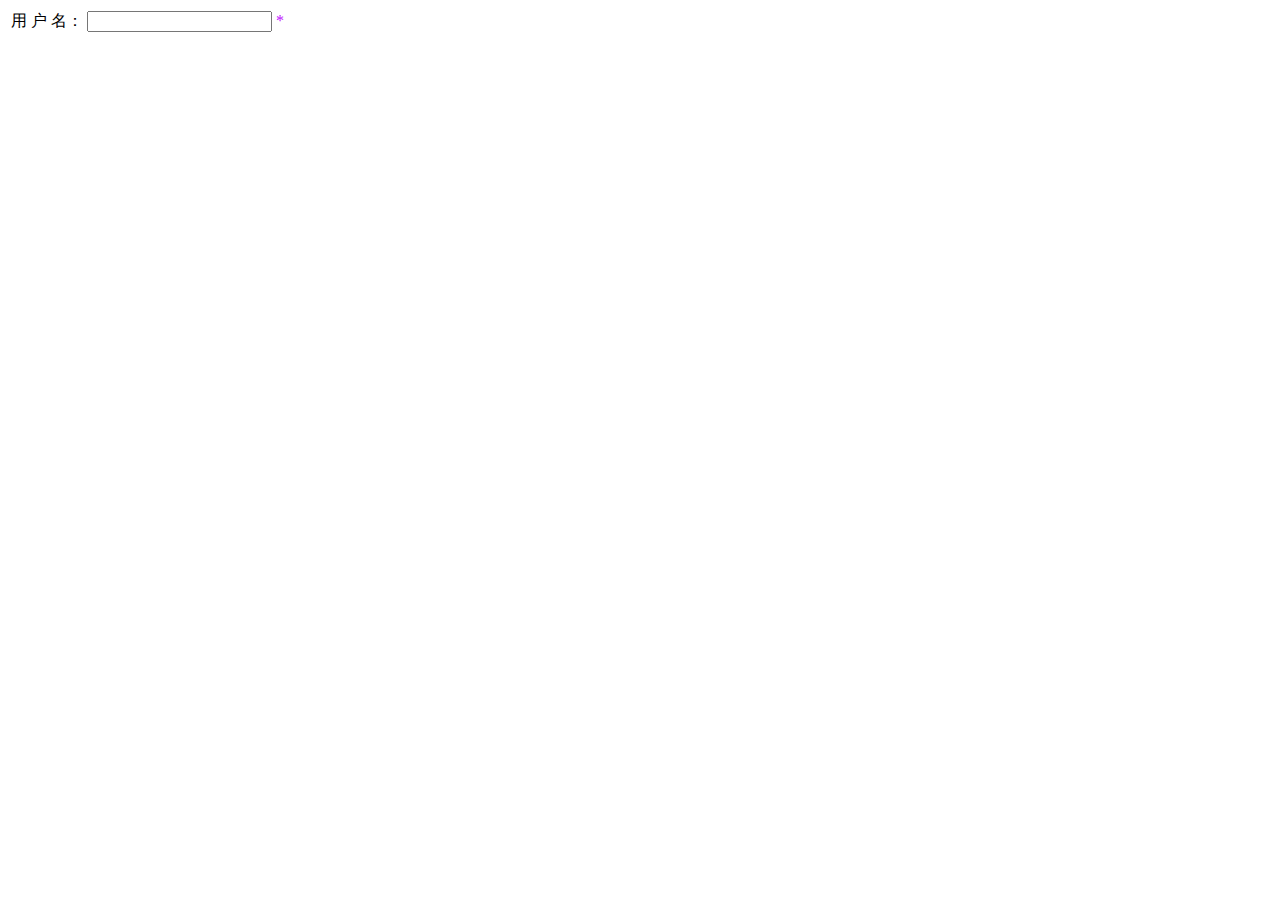
<file: ch10/WebRoot/index.html>
<!DOCTYPE html PUBLIC "-//W3C//DTD HTML 4.01 Transitional//EN" "http://www.w3.org/TR/html4/loose.dtd">
<html>
<head>
<meta http-equiv="Content-Type" content="text/html; charset=UTF-8">
<title>注册</title>
<script type="text/javascript" src="js/jquery.js"></script>
<script type="text/javascript">
	function validate() {
		var name = $("#name").val();
		if (name == null || name == "") {
			$("#nameDiv").html("用户名不能为空！");
		} else {
			//Ajax实现
			//1.获取XMLHttpRequest对象
			var req = createXmlHttpRequest();
			//2.准备url 数据 
			var url = "userServlet?name=" + name;
			req.open("GET", url, true);
			//3.设置回调函数
			req.onreadystatechange = callback;
			//4.发送请求
			req.send = (null);
			function callback() {
				if (req.readyState == 4 && req.status == 200) {
					var data = req.responseText;
					if (data == "true") {
						$("#nameDiv").html("用户名已经存在！");
					} else {
						$("#nameDiv").html("用户名可以使用！");
					}
				}
			}
		}
	}
	function createXmlHttpRequest(){
		//1.如果当前浏览器为IE6以上浏览器或者其他浏览器
		if(window.XMLHttpRequest){
			return new XMLHttpRequest();
		}else{
		return new ActiveXObject("Microsoft.XMLHTTP");
		}
	}
</script>
</head>
<body>
	<form action="" id="form1">
		<table>
			<tr>
				<td>用 户 名：</td>
				<td><input type="text" name="name" id="name"
					onblur="validate();" />&nbsp;<font color="#c00fff">*</font></td>
				<td>
					<div id="nameDiv" style="display: inline"></div></td>
			</tr>
		</table>
	</form>
</body>
</html>
</file>
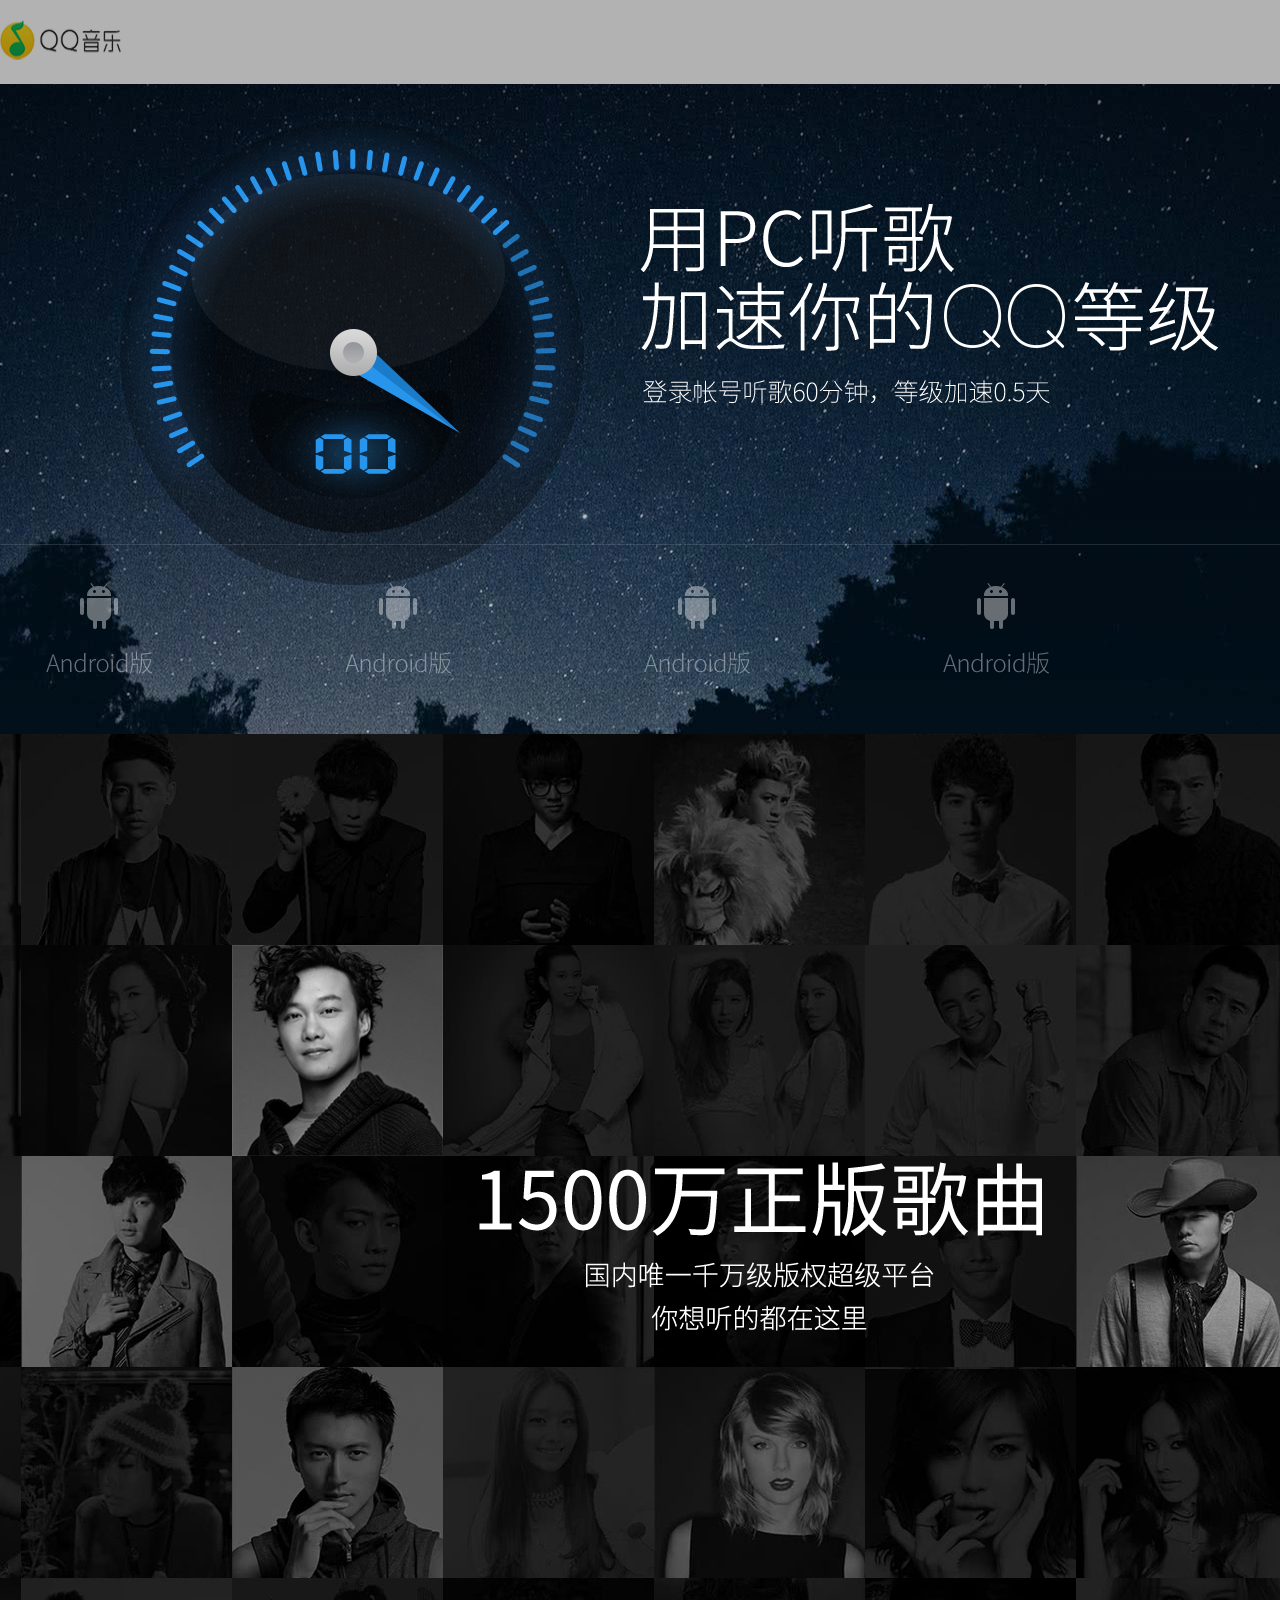
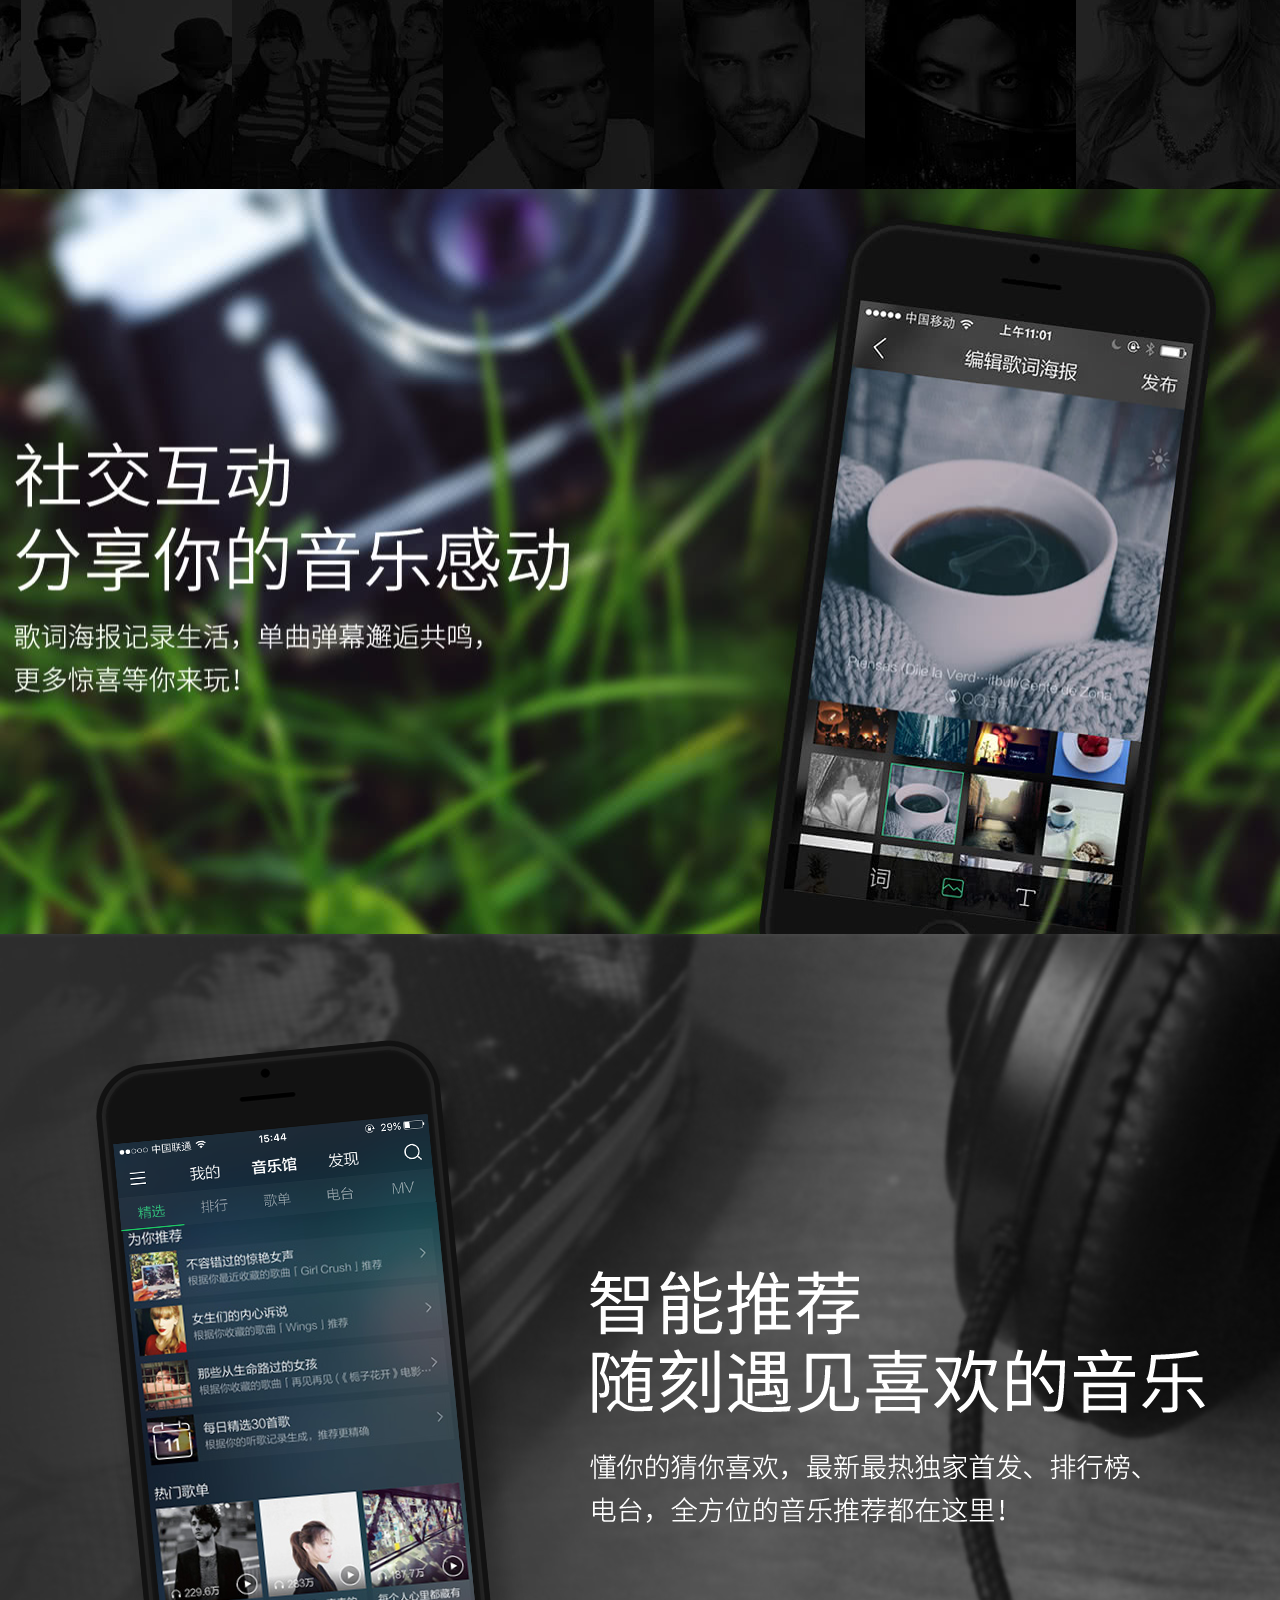
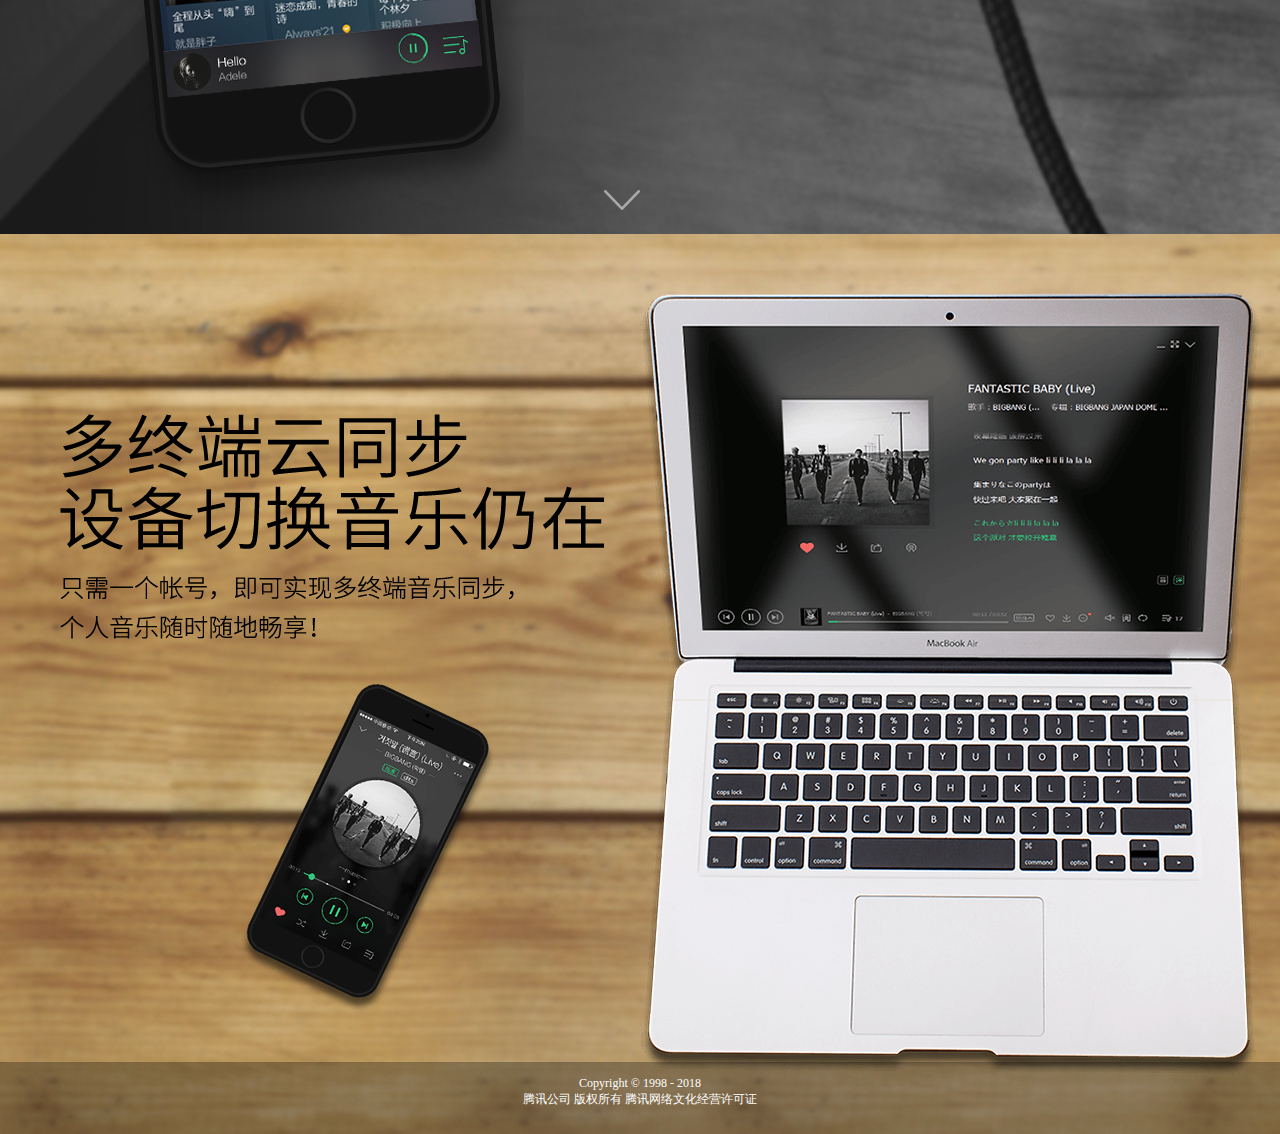
<file: music/client.html>
<!DOCTYPE html>
<html lang="en">
<head>
    <meta charset="UTF-8">
    <title>Title</title>
    <link rel="icon" href="images/1.jpg" type="image/x-icon">
    <link rel="stylesheet" href="css/client.css">
</head>
<body>
<img src="images/logo_min.png" width="121" height="80">
<div class="menu">
    <div class="menu__content">
    <h2 class="menu_title"></h2>
        <a href="#" class="menu_link"></a>

    <div class="menu_nav">
        <a href="#"></a>
        <a href="#"></a>
    </div>
    <a href=""></a><a href=""></a><a href=""></a>
    </div>
</div>
<!--四个下载的模块-->
<div class="mod_banner ">
    <ul class="mod_banner_list">
        <li class="mod_banner_pc">
            <h2 class="mod_banner_tit"></h2>
            <div class="watch">
                <div class="watch_hand"></div>
                <div class="watch_num1"></div>
                <div class="watch_num2"></div>
            </div>
        </li>
        <li class="mod_banner_mac"></li>
        <li class="mod_banner_inphone"></li>
        <li class="mod_banner_android"></li>
    </ul>
    <div class="dowload_list">
        <i class="dowload_list_br"></i>
        <a href="#"class="dowload_list_pc"></a>
        <a href="#" class="dowload_list_mac"></a>
        <a href="#" class="dowload_list_inphone"></a>
        <a href="#" class="dowload_list_android"></a>
    </div>
    <i class="icon_arrow"></i>
</div>

<!--45个照片模块-->
<div class="section part_singer active" style="height: 900px;">
    <div class="section__inner">
        <h2 class="part_singer__tit"></h2>
        <h3 class="part_singer__desc"></h3>
        <div class="part_singer__item">
            <div class="part_singer__pic part_singer__pic1"></div>
        </div>
        <div class="part_singer__item">
            <div class="part_singer__pic part_singer__pic2"></div>
        </div>
        <div class="part_singer__item">
            <div class="part_singer__pic part_singer__pic3"></div>
        </div>
        <div class="part_singer__item">
            <div class="part_singer__pic part_singer__pic4"></div>
        </div>
        <div class="part_singer__item">
            <div class="part_singer__pic part_singer__pic5"></div>
        </div>
        <div class="part_singer__item">
            <div class="part_singer__pic part_singer__pic6"></div>
        </div>
        <div class="part_singer__item">
            <div class="part_singer__pic part_singer__pic7"></div>
        </div>
        <div class="part_singer__item">
            <div class="part_singer__pic part_singer__pic8"></div>
        </div>
        <div class="part_singer__item">
            <div class="part_singer__pic part_singer__pic9"></div>
        </div>
        <div class="part_singer__item">
            <div class="part_singer__pic part_singer__pic10"></div>
        </div>
        <div class="part_singer__item">
            <div class="part_singer__pic part_singer__pic11"></div>
        </div>
        <div class="part_singer__item">
            <img src="images/singer12.jpg?max_age=2592000" alt="陈奕迅-QQ音乐" class="part_singer__pic part_singer__pic12">
        </div>
        <div class="part_singer__item">
            <img src="images/singer13.jpg?max_age=2592000" alt="吉克隽逸" class="part_singer__pic part_singer__pic13">
        </div>
        <div class="part_singer__item">
            <div class="part_singer__pic part_singer__pic14"></div>
        </div>
        <div class="part_singer__item">
            <div class="part_singer__pic part_singer__pic15"></div>
        </div>
        <div class="part_singer__item">
            <div class="part_singer__pic part_singer__pic16"></div>
        </div>
        <div class="part_singer__item">
            <img src="images/singer17.jpg?max_age=2592000" alt="张靓颖-QQ音乐" class="part_singer__pic part_singer__pic17">
        </div>
        <div class="part_singer__item">
            <div class="part_singer__pic part_singer__pic18"></div>
        </div>
        <div class="part_singer__item">
            <img src="images/singer19.jpg?max_age=2592000" alt="金在中-QQ音乐" class="part_singer__pic part_singer__pic19">
        </div>
        <div class="part_singer__item">
            <img src="images/singer20.jpg?max_age=2592000" alt="林俊杰-QQ音乐" class="part_singer__pic part_singer__pic20">
        </div>
        <div class="part_singer__item">
            <img src="images/singer21.jpg?max_age=2592000" alt="Rain-QQ音乐" class="part_singer__pic part_singer__pic21">
        </div>
        <div class="part_singer__item">
            <div class="part_singer__pic part_singer__pic22"></div>
        </div>
        <div class="part_singer__item">
            <div class="part_singer__pic part_singer__pic23"></div>
        </div>
        <div class="part_singer__item">
            <div class="part_singer__pic part_singer__pic24"></div>
        </div>
        <div class="part_singer__item">
            <img src="images/singer25.jpg?max_age=2592000" alt="周杰伦-QQ音乐" class="part_singer__pic part_singer__pic25">
        </div>
        <div class="part_singer__item">
            <div class="part_singer__pic part_singer__pic26"></div>
        </div>
        <div class="part_singer__item">
            <div class="part_singer__pic part_singer__pic27"></div>
        </div>
        <div class="part_singer__item">
            <div class="part_singer__pic part_singer__pic28"></div>
        </div>
        <div class="part_singer__item">
            <div class="part_singer__pic part_singer__pic29"></div>
        </div>
        <div class="part_singer__item">
            <img src="images/singer30.jpg?max_age=2592000" alt="谢霆锋-QQ音乐" class="part_singer__pic part_singer__pic30">
        </div>
        <div class="part_singer__item">
            <div class="part_singer__pic part_singer__pic31"></div>
        </div>
        <div class="part_singer__item">
            <img src="images/singer32.jpg?max_age=2592000" alt="Taylor Swift-QQ音乐" class="part_singer__pic part_singer__pic32">
        </div>
        <div class="part_singer__item">
            <div class="part_singer__pic part_singer__pic33"></div>
        </div>
        <div class="part_singer__item">
            <div class="part_singer__pic part_singer__pic34"></div>
        </div>
        <div class="part_singer__item">
            <img src="images/singer35.jpg" alt="蔡依林-QQ音乐" class="part_singer__pic part_singer__pic35">
        </div>
        <div class="part_singer__item">
            <div class="part_singer__pic part_singer__pic36"></div>
        </div>
        <div class="part_singer__item">
            <div class="part_singer__pic part_singer__pic37"></div>
        </div>
        <div class="part_singer__item">
            <div class="part_singer__pic part_singer__pic38"></div>
        </div>
        <div class="part_singer__item">
            <div class="part_singer__pic part_singer__pic39"></div>
        </div>
        <div class="part_singer__item">
            <div class="part_singer__pic part_singer__pic40"></div>
        </div>
        <div class="part_singer__item">
            <div class="part_singer__pic part_singer__pic41"></div>
        </div>
        <div class="part_singer__item">
            <div class="part_singer__pic part_singer__pic42"></div>
        </div>
        <div class="part_singer__item">
            <div class="part_singer__pic part_singer__pic43"></div>
        </div>
        <div class="part_singer__item">
            <div class="part_singer__pic part_singer__pic44"></div>
        </div>
        <div class="part_singer__item">
            <div class="part_singer__pic part_singer__pic45"></div>
        </div>
    </div>
    <i class="icon_arrow" style=""></i>
</div>
<!--照相机模块-->
<div class="part_lyric">
    <div class="part_lyric_bg1"></div>
    <div class="part_lyric_bg2"></div>
    <div class="part_lyric_bg3"></div>
    <div class="part_section_inner">
        <h2 class="part_lyric_tit"></h2>
        <h3 class="part_lyric_desc"></h3>
        <div class="part_lyric_phone"></div>
        <i class="icon_arrow"></i>
    </div>
</div>
<!--倒数第二个-->
<div class="part_like">
    <div class="part_like_tit"></div>
    <div class="part_like_desc"></div>
    <div class="part_like_phone">
        <div class="like_phone"></div>
        <div class="like_phonebox"></div>
        <i class="icon_arrow"></i>
    </div>
</div>
<!--最后一个块-->
<div class="part_synchro">
    <h2 class="part_synchro_tit"></h2>
    <h3 class="part_synchro_desc"></h3>
    <div class="part_mac">
        <div class="part_mac2"></div>
    </div>
    <div class="part_synchro_phone"></div>
    <div class="mod_footer" id="frame_bottom">
        <p class="copyrighten" id="data_p">Copyright © 1998 - 2018</p>
        <p class="copyrightzh">腾讯公司&nbsp;<a href="#">版权所有&nbsp;</a><a href="#">腾讯网络文化经营许可证</a></p>
    </div>
</div>
</body>
</html>
</file>
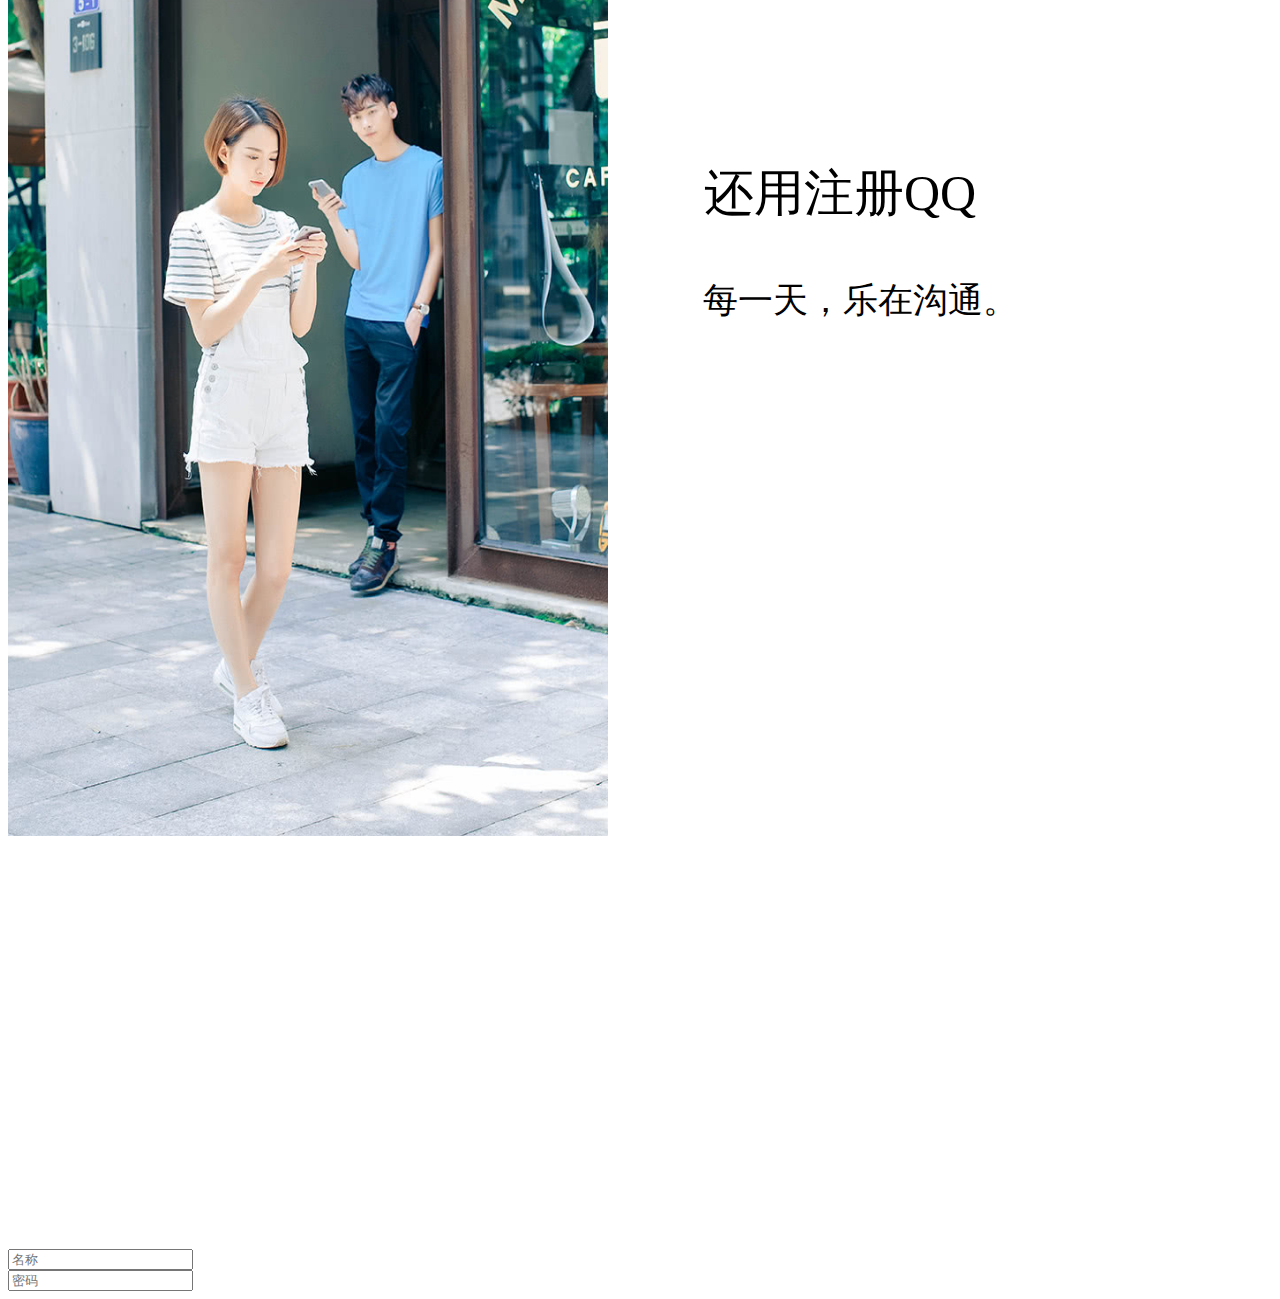
<file: QQ/demo1.html>
<!DOCTYPE html>
<html lang="en">
<head>
    <meta charset="UTF-8">
    <title>QQ注册</title>
    <script src="js/jquery-1.12.4.js"></script>
    <style>
        .side img{
            width: 600px;
            height: 948px;
            position: relative;
            bottom: 120px;
        }
        .welcome{
            text-align: center;
            position: relative;
            bottom: 850px;
            left: 200px;
            font-size: 50px;
        }
        .header{
            text-align: center;
            position: relative;
            bottom: 850px;
            left: 220px;
            font-size: 35px;
        }
        .header a{
            position: relative;
            font-size: 25px;
            left: 500px;
            bottom: 77px;
        }
    </style>
</head>
<body>

    <div class="side">
        <img src="images/01-1.jpg ">
    </div>
    <div class="welcome">
        <p>还用注册QQ</p>
    </div>
    <div class="header">
        <p>每一天，乐在沟通。</p>
        <a href="#">免费靓号</a>
    </div>
<form>
    <div class="input-area">
        <input id="username" type="text" placeholder="名称">
    </div>
    <div class="input-outer">
        <input id="password" type="password" placeholder="密码">
    </div>
</form>
</body>
</html>
</file>
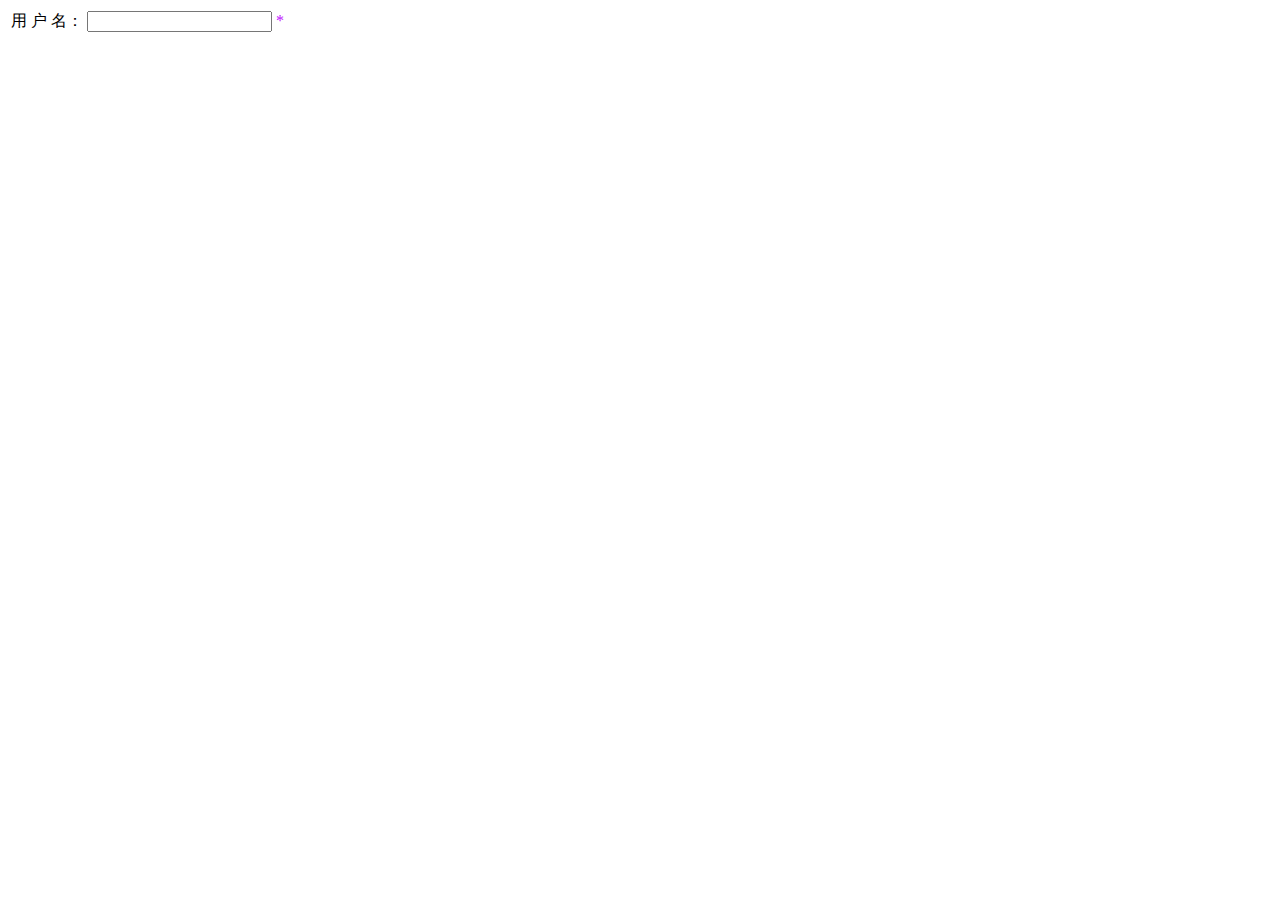
<file: ch10/WebRoot/jq.html>
<!DOCTYPE html PUBLIC "-//W3C//DTD HTML 4.01 Transitional//EN" "http://www.w3.org/TR/html4/loose.dtd">
<html>
<head>
<meta http-equiv="Content-Type" content="text/html; charset=UTF-8">
<title>注册</title>
<script type="text/javascript" src="js/jquery.js"></script>
<script type="text/javascript">
	function validate() {
		var name = $("#name").val();
		if (name == null || name == "") {
			$("#nameDiv").html("用户名不能为空！");
		} else {
			//Ajax实现
			$.ajax({
				url:"userServlet",
				type:"post",
				data:{"name":name},//发送的数据
				dataType:"text",//数据格式
				success:function(result){
				if(result==true){
				$("#nameDiv").html("用户名已经存在！");
					}else{
				$("#nameDiv").html("用户名可以使用！");
					}
				},
				error:function(){
				alert("报错了");
				}
			});		
		}
	}
</script>
</head>
<body>
	<form action="" id="form1">
		<table>
			<tr>
				<td>用 户 名：</td>
				<td><input type="text" name="name" id="name"
					onblur="validate();" />&nbsp;<font color="#c00fff">*</font></td>
				<td>
					<div id="nameDiv" style="display: inline"></div></td>
			</tr>
		</table>
	</form>
</body>
</html>
</file>
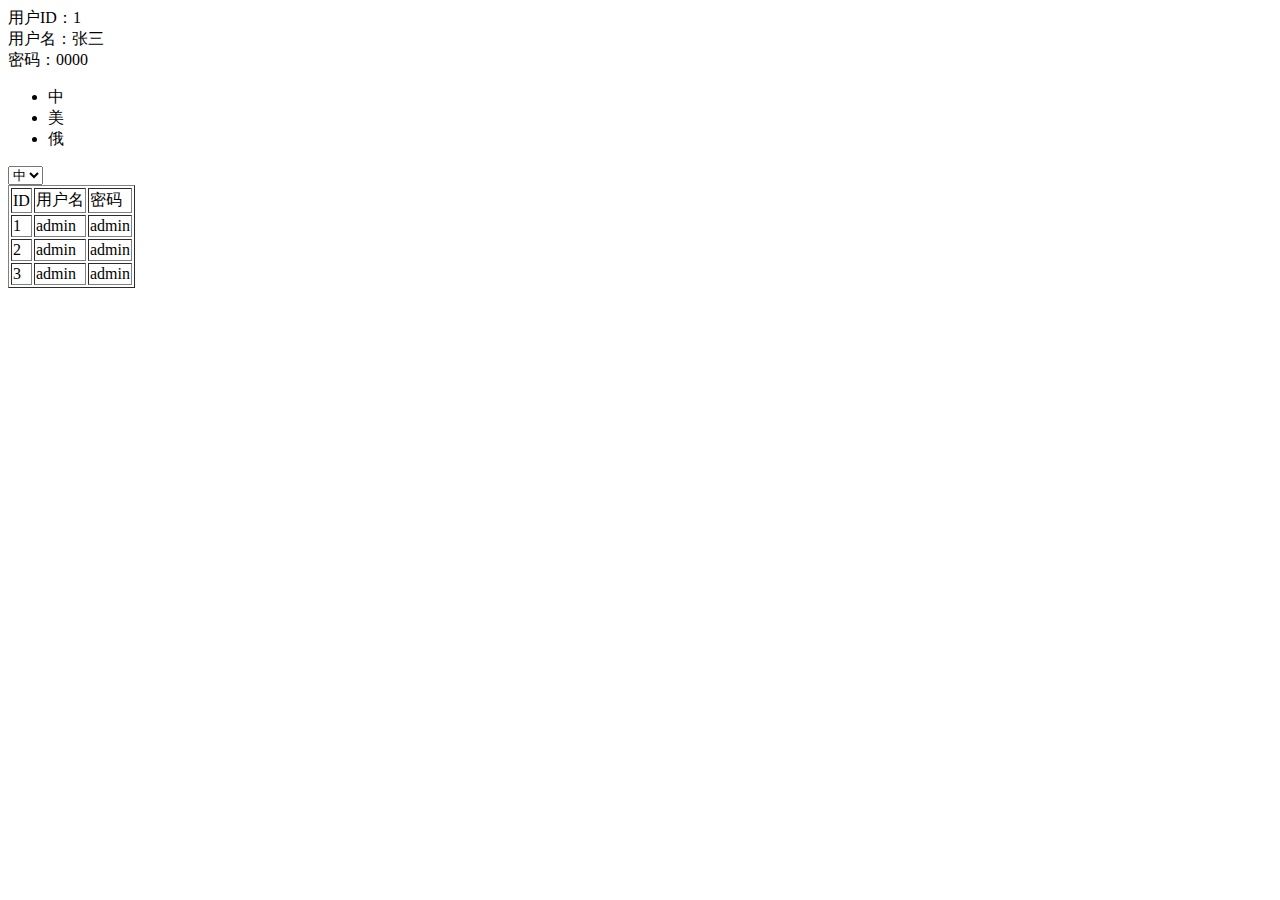
<file: ch10/WebRoot/json.html>
<!DOCTYPE html PUBLIC "-//W3C//DTD HTML 4.01 Transitional//EN" "http://www.w3.org/TR/html4/loose.dtd">
<html>
<head>
<meta http-equiv="Content-Type" content="text/html; charset=UTF-8">
<title>Insert title here</title>
<script type="text/javascript" src="js/jquery.js">	</script></head>
<body>

<div id="user">
	<div id="id"></div>
	<div id="name"></div>
	<div id="password"></div>
</div>

<div id="str1">
	<ul id="str-ul">
	</ul>
</div>
<select id="str2-select">

</select>
<table id="a" border="1px">
	<tr>
	<td>ID</td>
	<td>用户名</td>
	<td>密码</td>
	</tr>
</table>
<script type="text/javascript">
    	var user={"id":1,name:"张三",password:"0000"};
    	$("#id").html("用户ID："+user.id);
    	$("#name").html("用户名："+user.name);    	
    	$("#password").html("密码："+user.password);
    	
    	//定义数组
    	var coun=["中","美","俄"];
    	for(var i=0;i<coun.length;i++){
    	var li="<li>"+coun[i]+"</li>";
    	$("#str-ul").append(li);
    	}
    	
    	var $coun=$(coun);
    	$coun.each(function(){
    	 var li="<option>"+this+"</option>";
    	 	$("#str2-select").append(li);
    	});
    	
    	
    	var userArray=[{id:"1",name:"admin",password:"111"},{id:"2",name:"admin",password:"222"},{id:"3",name:"admin",password:"333"}];
    	 var $userArray=$(userArray);
    	 $userArray.each(function(){
    	 	$("#a").append("<tr>"+"<td>"+this.id+"</td>"+
    	 	"<td>"+this.name+"</td>"+
    	 	"<td>"+this.name+"</td>"+"</tr>");
    	 });
    	</script>
</body>
</html>
</file>
<file: music/css/client.css>
* {
    margin: 0;
    padding: 0;

}
body{
    overflow-x: hidden;

    /*overflow-y: hidden;*/
}
.menu {
    position: absolute;
    top: 0;
    left: 0;
    width: 100%;
    height: 90px;
   background: rgba(0,0,0,.3);
    overflow: hidden;
    z-index: 3;
}
.menu__content {
    position: relative;
    margin: 17px auto;
    width: 996px;
    height: 46px;
}
/*第一个块*/
.mod_banner {
    height: 650px;
    /*background-color: red;*/
    position: relative;
    z-index: 3;
}
.mod_banner_pc{
    /*display: block;*/
    background: url("../images/banner_pc.jpg") 50% no-repeat;
    position: absolute;
    top: 0;
    left: 0;
    width: 100%;
    height: 100%;
    /*display: none;*/
}
/*第一块的字体*/
.mod_banner_tit{
    position: absolute;
    top: 50%;
    left: 50%;
    margin-top: -205px;
    width: 578px;
    height: 214px;
    overflow: hidden;
    background-image: url("../images/img_index.png");
    z-index: 3;
}
/*设置表盘*/
.watch{
    position: absolute;
    top: 50%;
    left: 50%;
    margin-top: -300px;
    margin-left: -530px;
    width: 476px;
    height: 478px;
    background: url("../images/watch_bg.png") 0 0 no-repeat;
}
/*设置表的指针摆动*/
.watch_hand{
    position: absolute;
    top: 220px;
    left: 220px;
    width: 131px;
    height: 105px;
    background-image: url("../images/img_index.png");
    background-position: -448px -824px;
    animation: watchs 2s both;
    transform-origin: 24px 24px;
}
@keyframes watchs {
    0% {
        transform: rotate(-252deg);
    }
    70% {
        transform: rotate(3deg);
    }
    80% {
        transform: rotate(-2deg);
    }
    90% {
        transform: rotate(1deg);
    }
    100% {
        transform: rotate(0deg);
    }
}
/*设置表的第一个数字*/
.watch_num1{
    position: absolute;
    top: 320px;
    left: 204px;
    width: 40px;
    height: 50px;
    background-image: url("../images/watch_numb.png");
    animation: watchnum 1.5s steps(6) both;
}
/*设置表的第二个数字*/
.watch_num2{
    position: absolute;
    top: 320px;
    left: 248px;
    width: 40px;
    height: 50px;
    background-image: url("../images/watch_numb.png");
    animation: watchnum2 .5s steps(10) 3;
}
@keyframes watchnum {
    100% {
        background-position: 0 -300px;
    }
}
@keyframes watchnum2 {
    100% {
        background-position: 0 1000px; /*500效果好看*/
    }
}

/*4个下载图标的定位等情况*/
.dowload_list{
    position: absolute;
    bottom: 0;
    left: 0;
    width: 100%;
    height: 190px;
    text-align: center;
}
/*4个图标上的线*/
.dowload_list_br{
    position: absolute;
    left: 0;
    width: 100%;
    height: 1px;
    background-color: #fff;
    opacity: .12;
    overflow: hidden;
}
.dowload_list_pc{
    background-image: url("../images/img_index.png");
    background-position: -336px -824px;
    background-position: 0 -824px;
    line-height: 999px;
    overflow: hidden;
    width: 110px;
    height: 170px;
    margin-right: 185px;
    position: relative;
    vertical-align: top;
    opacity: .4;   /*透明度*/
    display: inline-block;
}

.dowload_list_mac{
    background-image: url("../images/img_index.png");
    background-position: -224px -824px;
    background-position: 0 -824px;
    line-height: 999px;
    overflow: hidden;
    width: 110px;
    height: 170px;
    margin-right: 185px;
    position: relative;
    vertical-align: top;
    opacity: .4;
    display: inline-block;
}

.dowload_list_inphone{
    background-image: url("../images/img_index.png");
    background-position: -112px -824px;
    background-position: 0 -824px;
    line-height: 999px;
    overflow: hidden;
    width: 110px;
    height: 170px;
    margin-right: 185px;
    position: relative;
    opacity: .4;
    display: inline-block;
}

.dowload_list_android{
    background-image: url("../images/img_index.png");
    background-position: 0 -824px;
    line-height: 999px;
    overflow: hidden;
    width: 110px;
    height: 170px;
    margin-right: 185px;
    position: relative;
    opacity: .4;
    display: inline-block;
}


/*图片模板*/
.part_singer {
    height: 900px;
    position: relative;
}
.active .part_singer__pic1,.active .part_singer__pic10,.active .part_singer__pic11,.active .part_singer__pic14,.active .part_singer__pic15, .active .part_singer__pic16, .active .part_singer__pic18, .active .part_singer__pic2, .active .part_singer__pic22, .active .part_singer__pic3, .active .part_singer__pic4, .active .part_singer__pic5, .active .part_singer__pic6, .active .part_singer__pic7, .active .part_singer__pic8, .active .part_singer__pic9 {
    background: url(../images/sprite1.jpg) no-repeat;
}


.active .part_singer__pic23, .active .part_singer__pic24, .active .part_singer__pic26, .active .part_singer__pic27, .active .part_singer__pic28, .active .part_singer__pic29, .active .part_singer__pic31, .active .part_singer__pic33, .active .part_singer__pic34, .active .part_singer__pic36, .active .part_singer__pic37, .active .part_singer__pic38, .active .part_singer__pic39, .active .part_singer__pic40, .active .part_singer__pic41, .active .part_singer__pic42, .active .part_singer__pic43, .active .part_singer__pic44, .active .part_singer__pic45 {
    background: url(../images/sprite2.jpg) no-repeat;
}
@keyframes big {
    0% {
        opacity: 0;
        transform: scale(1.2);
    }
    100% {
        opacity: 1;
        transform: scale(1);
    }
}
/*45个图片div的宽高等*/
.part_singer__item {
    width: 211px;
    height: 211px;
    position: relative;
    float: left;
}
/*图片的*/
.part_singer__pic{
    position: absolute;
    top: 0;
    left: 0;
    width: 100%;
    height: 211px;
}
/*图片宽度及样式*/
.section__inner{
    width: 1900px;
    position: absolute;
    left: -190px;
}
/*h2标签*/
.part_singer__tit {
    position: absolute;
    top: 50%;
    left: 50%;
    margin-left: -281px;
    margin-top: -100px;
    width: 563px;
    height: 75px;
    background-image: url("../images/img_index.png");
    background-position: -445px -512px;
    z-index: 2;
}
/*h3标签*/
.part_singer__desc {
    position: absolute;
    top: 50%;
    left: 50%;
    margin-left: -174px;
    width: 348px;
    height: 69px;
    background-image: url("../images/img_index.png");
    background-position: -842px -664px;
    z-index: 2;
}
.active .part_singer__pic1{
    background-position: 0 0;
    animation:big 2s;
}
.active .part_singer__pic2 {
    background-position: 0 -212px;
    animation:big 1.5s;
}

.active .part_singer__pic3 {
    background-position: 0 -424px;
    animation:big 1s;
}

.active .part_singer__pic4 {
    background-position: 0 -636px;
    animation:big 3s;
}

.active .part_singer__pic5 {
    background-position: 0 -848px;
    animation:big 2.5s;
}

.active .part_singer__pic6 {
    background-position: 0 -1060px;
    animation:big 2s;
}

.active .part_singer__pic7 {
    background-position: 0 -1272px;
    animation:big 1.5s;
}

.active .part_singer__pic8 {
    background-position: 0 -1482px;
    animation:big 1s;
}

.active .part_singer__pic9 {
    background-position: 0 -1696px;
    animation:big .3s;
}
.active .part_singer_1_pic10 {
    background-position: 0 -1908px;
    background: url(../images/sprite1.jpg) no-repeat;
    animation:big .3s;
}
.active .part_singer__pic11 {
    background-position: 0 -2120px;
    animation:big 2s;
}

.active .part_singer__pic12 {
    animation:big 1.5s;
}
.active .part_singer__pic14 {
    background-position: 0 -2332px;
    animation:big 3s;
}
.active .part_singer__pic15 {
    background-position: 0 -2544px;
    animation:big .3s;
}
active .part_singer__pic16 {
    background-position: 0 -2756px;
    animation:big .5s;
}
.active .part_singer__pic17 {
    background-position: 0 -424px;
    animation:big 2s;
}
.active .part_singer__pic18 {
    background-position: 0 -2968px;
    animation:big 1.5s;
}
.active .part_singer__pic19 {
    animation:big 1.2s;
}
.active .part_singer__pic20 {
    animation:big .8s;
}
.active .part_singer__pic21 {
    animation:big .5s;
}
.active .part_singer__pic22 {
     background-position: 0 -3180px;
    animation:big 2s;
 }
.active .part_singer__pic23 {
    background-position: 0 0;
    animation:big.1.5s;
}
.active .part_singer__pic24 {
    background-position: 0 -212px;
    animation:big 1.2s;
}
.active .part_singer__pic26 {
    background-position: 0 -424px;
    animation:big.5s;
}
.active .part_singer__pic27 {
    background-position: 0 -636px;
    animation:big 2s;
}
.active .part_singer__pic28 {
    background-position: 0 -848px;
    animation:big 1.5s;
}
.active .part_singer__pic29 {
    background-position: 0 -1060px;
    animation:big 1.2s;
}
.active .part_singer__pic30 {
    animation:big .8s;
}
.active .part_singer__pic31 {
    background-position: 0 -1272px;
    animation:big .5s;
}
.active .part_singer__pic32 {
    animation:big .3s;
}
.active .part_singer__pic33 {
    background-position: 0 -1482px;
    animation:big 1.5s;
}
.active .part_singer__pic34 {
    background-position: 0 -1696px;
    animation:big 1.2s;
}
.active .part_singer__pic35 {
    animation:big .5s;
}
.active .part_singer__pic36 {
    background-position: 0 -1908px;
    animation:big 2.5s;
}
.active .part_singer__pic37 {
    background-position: 0 -2120px;
    animation:big .3s;
}
.active .part_singer__pic38 {
    background-position: 0 -2332px;
    animation:big 1s;
}
.active .part_singer__pic39 {
    background-position: 0 -2544px;
    animation:big .8s;
}
.active .part_singer__pic40 {
    background-position: 0 -2756px;
    animation:big 1s;
}
.active .part_singer__pic41 {
    background-position: 0 -2968px;
    animation:big .5s;
}
.active .part_singer__pic42 {
    background-position: 0 -3180px;
    animation:big 1.5s;
}
.active .part_singer__pic43 {
    background-position: 0 -3392px;
    animation:big 1.2s;
}
.active .part_singer__pic44 {
    background-position: 0 -3604px;
    animation:big 2.5s;
}
.active .part_singer__pic45 {
    background-position: 0 -3816px;
    animation:big .8s;
}
/*害怕出问题的代码*/
/*.part_singer  .section_inner{*/
/*position: absolute;*/
/*top: 50%;*/
/*left: 50%;*/
/*margin: -534px -960px;*/
/*width: 1920px;*/
/*height: 1055px;*/
/*background-color: black;*/
/*z-index: 2;*/
/*}*/

/*照相机板块*/
.part_lyric {
    height: 900px;
    /*position: relative;*/
    background-image: url("../images/bg_lyric.jpg");
}

.part_lyric_bg1 {
    width: 100%;
    height: 350px;
    background-repeat: no-repeat;
    background-position: 50%;
    background-image: url("../images/bg_lyric1_ie.jpg");
}

.part_lyric_bg2 {
    width: 100%;
    height: 349px;
    background-repeat: no-repeat;
    background-position: 50%;
    background-image: url("../images/bg_lyric2_ie.jpg");
}

.part_lyric_bg3 {
    width: 100%;
    height: 376px;
    background-repeat: no-repeat;
    background-position: 50%;
    background-image: url("../images/bg_lyric3_ie.jpg");
}

/*一下为倒数第二个块*/
.part_like {
    height: 900px;
    background-image: url("../images/bg_like.jpg");
    position: relative;
}

.part_like_desc {
    position: absolute;
    top: 50%; /*左右居中*/
    left: 50%;
    margin-left: -50px;
    margin-top: 70px;
    width: 550px;
    height: 69px;
    background-image: url("../images/img_index.png");
    background-position: -445px -589px;
    z-index: 2;
}

/*手机块的大小及位置*/
.part_like_phone {
    position: absolute;
    top: 50%;
    left: 50%;
    margin-left: -556px;
    margin-top: -349px;
    width: 520px;
    height: 807px;
}

/*手机轮廓大小*/
.like_phone {
    position: absolute;
    top: 176px;
    /*animation: like_phone 1.5s ;*/
    transform: skew(6deg, -5deg); /*倾斜动画 6代表x轴*/
    /*transform: rotate(-5.5deg); !*图片旋转*!*/
    /*animation: yi 2s both .5s;*/
    left: 60px;
    width: 370px;
    height: 500px;
    background: url(../images/like_phone.jpg) no-repeat;
    animation: yi 1s ease-out alternate;
}

.icon_arrow {
    position: absolute;
    bottom: 32px; /*底部*/
    left: 100%;
    width: 36px;
    height: 20px;
    background: url(../images/img_index.png) no-repeat;
    background-position: -1036px -147px;
}

@keyframes yi {
    0% {
        opacity: 0; /*透明效果*/
        transform: translateX(-60px) /*改变x轴的位置*/;
    }
    100% {
        opacity: 1;
        transform: translateX(0);
    }
}

@keyframes rig {
    0% {
        opacity: 0;
        transform: translateX(60px);
    }
    100% {
        opacity: 1;
        transform: translateX(0);
    }
}

@keyframes rig2 {
    0% {
        opacity: 0;
        transform: translateX(60px);
    }
    100% {
        opacity: 1;
        transform: translateX(0);
    }
}

/*里边的图片*/
.like_phonebox {
    position: absolute;
    top: 0;
    left: 0;
    width: 440px;
    height: 780px;
    animation: yi 1s ease-out alternate;
    background: url(../images/like_phonebox.png) no-repeat;
}

/*定位文字*/
.part_like_tit {
    position: absolute;
    top: 50%;
    left: 50%;
    margin-left: -50px;
    margin-top: -113px;
    width: 616px;
    height: 144px;
    background-image: url("../images/img_index.png");
    background-position: 0 -216px;
}

/*以下代码最后一个块*/
.part_synchro {
    height: 900px;
    background-color: #1CE2B2;
    background: url("../images/bg_synchro.jpg") 50% no-repeat; /*加50图片均匀平均分*/
    position: relative;
}

.part_synchro_tit {
    position: absolute;
    top: 50%;
    left: 50%;
    margin-left: -580px;
    margin-top: -270px;
    width: 544px;
    height: 136px;
    background-image: url("../images/img_index.png");
    background-position: -617px -216px;
    z-index: 2;
}

.part_synchro_desc {
    position: absolute;
    top: 50%;
    left: 50%;
    margin-left: -580px;
    margin-top: -108px;
    width: 454px;
    height: 63px;
    background-image: url("../images/img_index.png");
    background-position: -580px -147px;
    z-index: 2;
}

.part_mac {
    background: url("../images/synchro_mac1 (1).png") 0 0 no-repeat;
    /*background: url("../images/synchro_mac2 (2).png")no-repeat;*/
    position: absolute;
    top: 50%;
    left: 50%;
    margin-top: -392px;
    width: 620px;
    height: 784px;
    z-index: 2;
    animation: rig 1.5s ease-out alternate;;
}

.part_mac2 {
    background: url("../images/synchro_mac2 (2).png");
    position: absolute;
    bottom: 0;
    left: 0;
    width: 620px;
    height: 376px;
    animation: rig 0s ease-out alternate;;
}

.part_synchro_phone {
    position: absolute;
    top: 50%;
    left: 50%;
    margin-left: -400px;
    width: 255px;
    height: 329px;
    animation: yi 1.5s ease-out alternate;;
    background-image: url("../images/synchro_phone (1).png");
}

.mod_footer {
    position: absolute;
    bottom: 0;
    left: 0;
    height: 44px;
    background: rgba(0, 0, 0, .3); /*设置透明度*/
    z-index: 3;
    padding: 14px 0; /*不加0下边能拉*/
    color: rgb(255, 255, 255);
    font-size: 12px;
    width: 100%;
    text-align: center;

}

/*去除版权的下划线 设置字体大小颜色*/
.mod_footer a {
    text-decoration: none;
    color: rgb(255, 255, 255);
    font-size: 12px;
}
</file>
